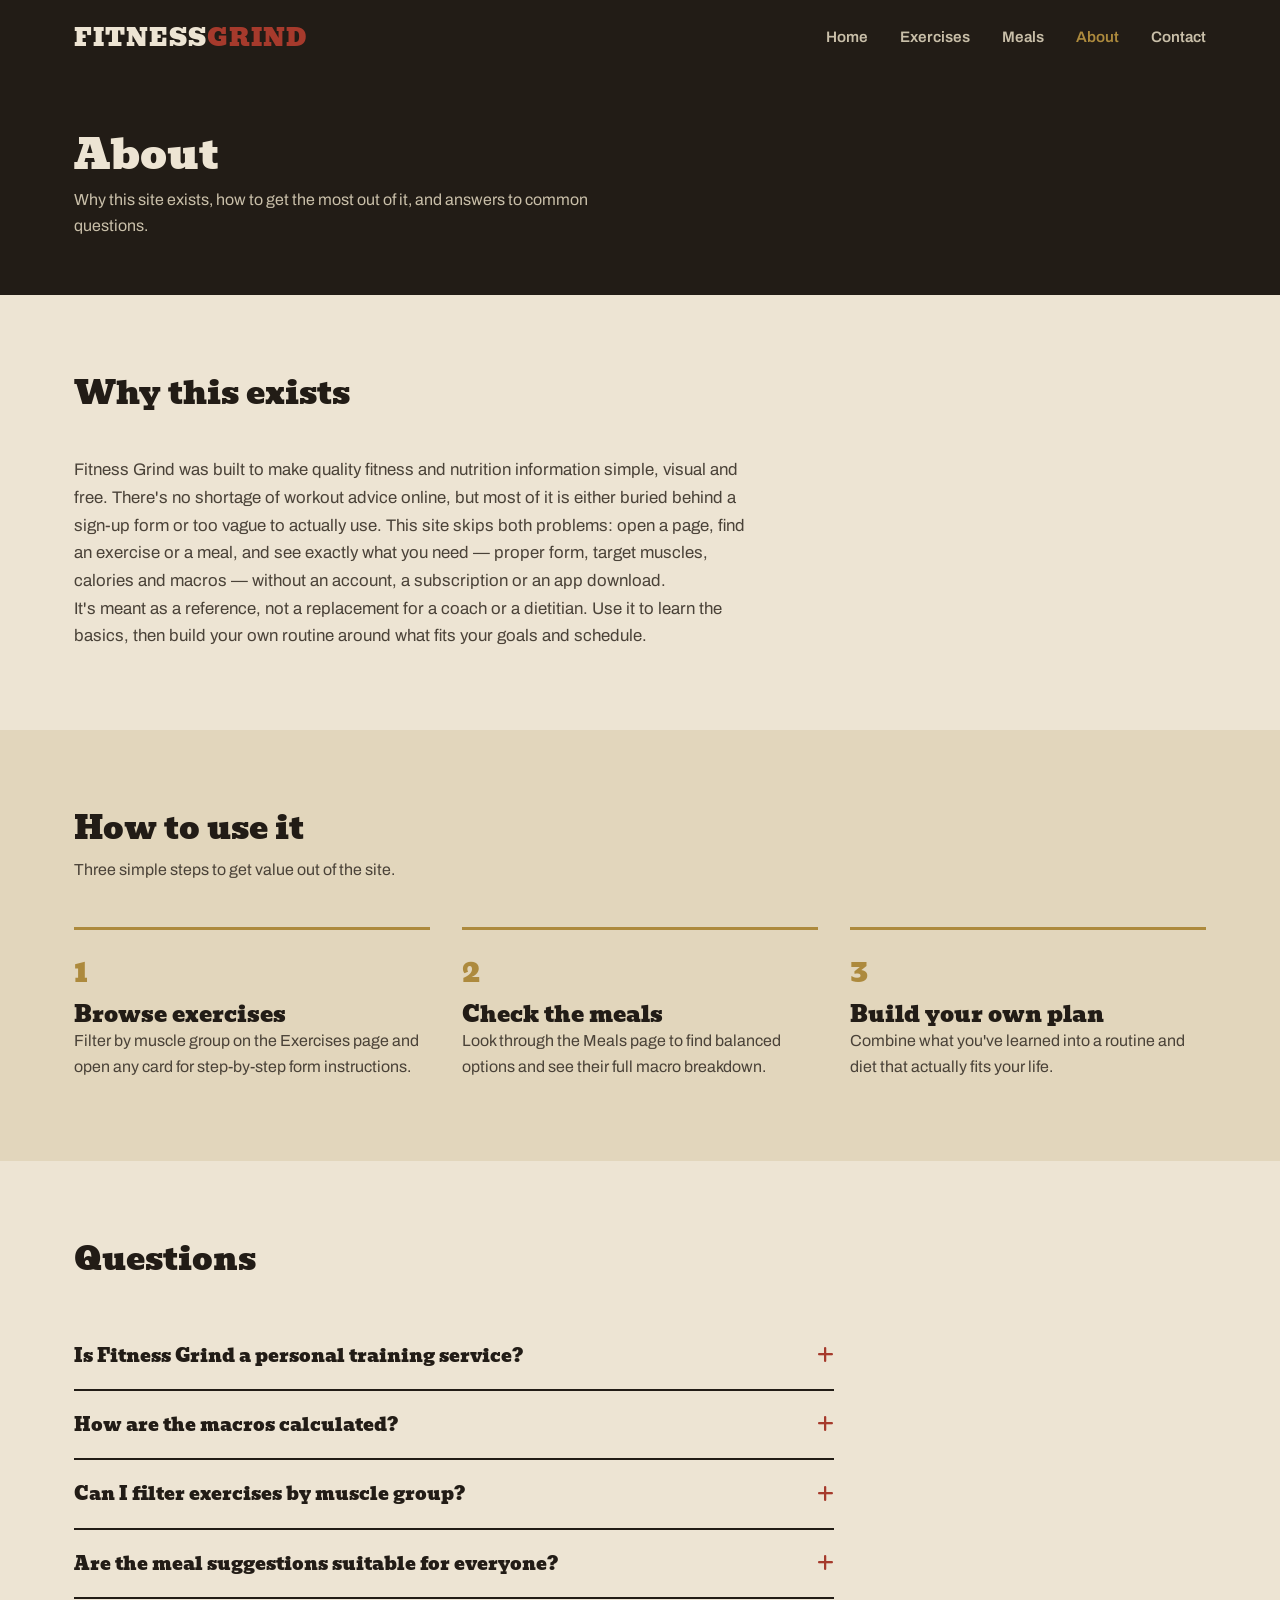
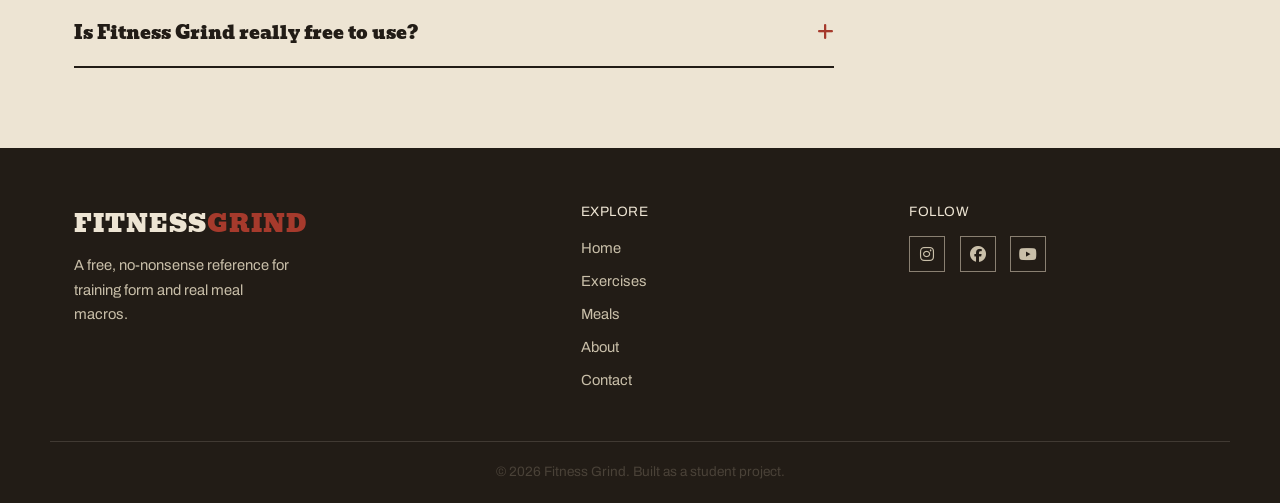
<file: about.html>
<!doctype html>
<html lang="en">
  <head>
    <meta charset="UTF-8" />
    <meta name="viewport" content="width=device-width, initial-scale=1.0" />
    <title>Fitness Grind | About</title>
    <meta
      name="description"
      content="What Fitness Grind is, how to use it, and answers to common questions."
    />

    <link rel="preconnect" href="https://fonts.googleapis.com" />
    <link rel="preconnect" href="https://fonts.gstatic.com" crossorigin />
    <link
      href="https://fonts.googleapis.com/css2?family=Archivo:wght@400;500;600;700;800&family=Bevan&display=swap"
      rel="stylesheet"
    />
    <link
      rel="stylesheet"
      href="https://cdnjs.cloudflare.com/ajax/libs/font-awesome/6.5.1/css/all.min.css"
    />
    <link rel="stylesheet" href="css/style.css" />
  </head>
  <body>
    <!-- ===== Header ===== -->
    <header class="site-header">
      <div class="container header-inner">
        <a href="index.html" class="logo">Fitness<span>Grind</span></a>
        <nav class="main-nav" id="mainNav">
          <ul>
            <li><a href="index.html" class="nav-link">Home</a></li>
            <li><a href="exercises.html" class="nav-link">Exercises</a></li>
            <li><a href="meals.html" class="nav-link">Meals</a></li>
            <li><a href="about.html" class="nav-link active">About</a></li>
            <li><a href="contact.html" class="nav-link">Contact</a></li>
          </ul>
        </nav>
        <button
          class="hamburger"
          id="hamburgerBtn"
          aria-label="Toggle navigation menu"
          aria-expanded="false"
        >
          <span></span><span></span><span></span>
        </button>
      </div>
    </header>
    <div class="nav-overlay" id="navOverlay"></div>

    <!-- ===== Page Banner ===== -->
    <section class="page-banner">
      <div class="container">
        <h1>About</h1>
        <p>
          Why this site exists, how to get the most out of it, and answers to
          common questions.
        </p>
      </div>
    </section>

    <main>
      <!-- Mission -->
      <section>
        <div class="container">
          <div class="section-head">
            <h2>Why this exists</h2>
          </div>
          <p class="mission-text">
            Fitness Grind was built to make quality fitness and nutrition
            information simple, visual and free. There's no shortage of workout
            advice online, but most of it is either buried behind a sign-up form
            or too vague to actually use. This site skips both problems: open a
            page, find an exercise or a meal, and see exactly what you need
            &mdash; proper form, target muscles, calories and macros &mdash;
            without an account, a subscription or an app download.
          </p>
          <p class="mission-text">
            It's meant as a reference, not a replacement for a coach or a
            dietitian. Use it to learn the basics, then build your own routine
            around what fits your goals and schedule.
          </p>
        </div>
      </section>

      <!-- How to use it -->
      <section class="bg-alt">
        <div class="container">
          <div class="section-head">
            <h2>How to use it</h2>
            <p>Three simple steps to get value out of the site.</p>
          </div>
          <div class="steps-grid">
            <div class="step-item">
              <span class="step-number">1</span>
              <h3>Browse exercises</h3>
              <p>
                Filter by muscle group on the Exercises page and open any card
                for step-by-step form instructions.
              </p>
            </div>
            <div class="step-item">
              <span class="step-number">2</span>
              <h3>Check the meals</h3>
              <p>
                Look through the Meals page to find balanced options and see
                their full macro breakdown.
              </p>
            </div>
            <div class="step-item">
              <span class="step-number">3</span>
              <h3>Build your own plan</h3>
              <p>
                Combine what you've learned into a routine and diet that
                actually fits your life.
              </p>
            </div>
          </div>
        </div>
      </section>

      <!-- FAQ -->
      <section>
        <div class="container">
          <div class="section-head">
            <h2>Questions</h2>
          </div>
          <div class="faq-list">
            <div class="faq-item">
              <button class="faq-question">
                <span>Is Fitness Grind a personal training service?</span>
                <i class="fa-solid fa-plus"></i>
              </button>
              <div class="faq-answer">
                <p>
                  No. Fitness Grind is a free educational reference. It's meant
                  to help you learn, not to replace professional coaching or
                  medical advice.
                </p>
              </div>
            </div>

            <div class="faq-item">
              <button class="faq-question">
                <span>How are the macros calculated?</span>
                <i class="fa-solid fa-plus"></i>
              </button>
              <div class="faq-answer">
                <p>
                  Each meal's protein, carbs and fat (in grams) are converted to
                  calories &mdash; 4 calories per gram of protein and carbs, 9
                  per gram of fat &mdash; then shown as a percentage of the
                  meal's total calories in the macro bars.
                </p>
              </div>
            </div>

            <div class="faq-item">
              <button class="faq-question">
                <span>Can I filter exercises by muscle group?</span>
                <i class="fa-solid fa-plus"></i>
              </button>
              <div class="faq-answer">
                <p>
                  Yes. On the Exercises page, use the filter buttons to view
                  exercises for a specific muscle group, or select "All" to see
                  everything at once.
                </p>
              </div>
            </div>

            <div class="faq-item">
              <button class="faq-question">
                <span>Are the meal suggestions suitable for everyone?</span>
                <i class="fa-solid fa-plus"></i>
              </button>
              <div class="faq-answer">
                <p>
                  They're general examples of balanced meals, not tailored
                  advice. If you have specific dietary needs or health
                  conditions, check with a nutritionist or doctor before making
                  changes.
                </p>
              </div>
            </div>

            <div class="faq-item">
              <button class="faq-question">
                <span>Is Fitness Grind really free to use?</span>
                <i class="fa-solid fa-plus"></i>
              </button>
              <div class="faq-answer">
                <p>Yes, completely free, with no sign-up required.</p>
              </div>
            </div>
          </div>
        </div>
      </section>
    </main>

    <!-- ===== Footer ===== -->
    <footer class="site-footer">
      <div class="container footer-inner">
        <div class="footer-brand">
          <a href="index.html" class="logo">Fitness<span>Grind</span></a>
          <p>
            A free, no-nonsense reference for training form and real meal
            macros.
          </p>
        </div>
        <div class="footer-col">
          <h4>Explore</h4>
          <ul>
            <li><a href="index.html">Home</a></li>
            <li><a href="exercises.html">Exercises</a></li>
            <li><a href="meals.html">Meals</a></li>
            <li><a href="about.html">About</a></li>
            <li><a href="contact.html">Contact</a></li>
          </ul>
        </div>
        <div class="footer-col">
          <h4>Follow</h4>
          <div class="social-icons">
            <a href="#" aria-label="Instagram"
              ><i class="fa-brands fa-instagram"></i
            ></a>
            <a href="#" aria-label="Facebook"
              ><i class="fa-brands fa-facebook"></i
            ></a>
            <a href="#" aria-label="YouTube"
              ><i class="fa-brands fa-youtube"></i
            ></a>
          </div>
        </div>
      </div>
      <div class="footer-bottom container">
        <p>&copy; 2026 Fitness Grind. Built as a student project.</p>
      </div>
    </footer>

    <script src="js/script.js"></script>
  </body>
</html>
</file>
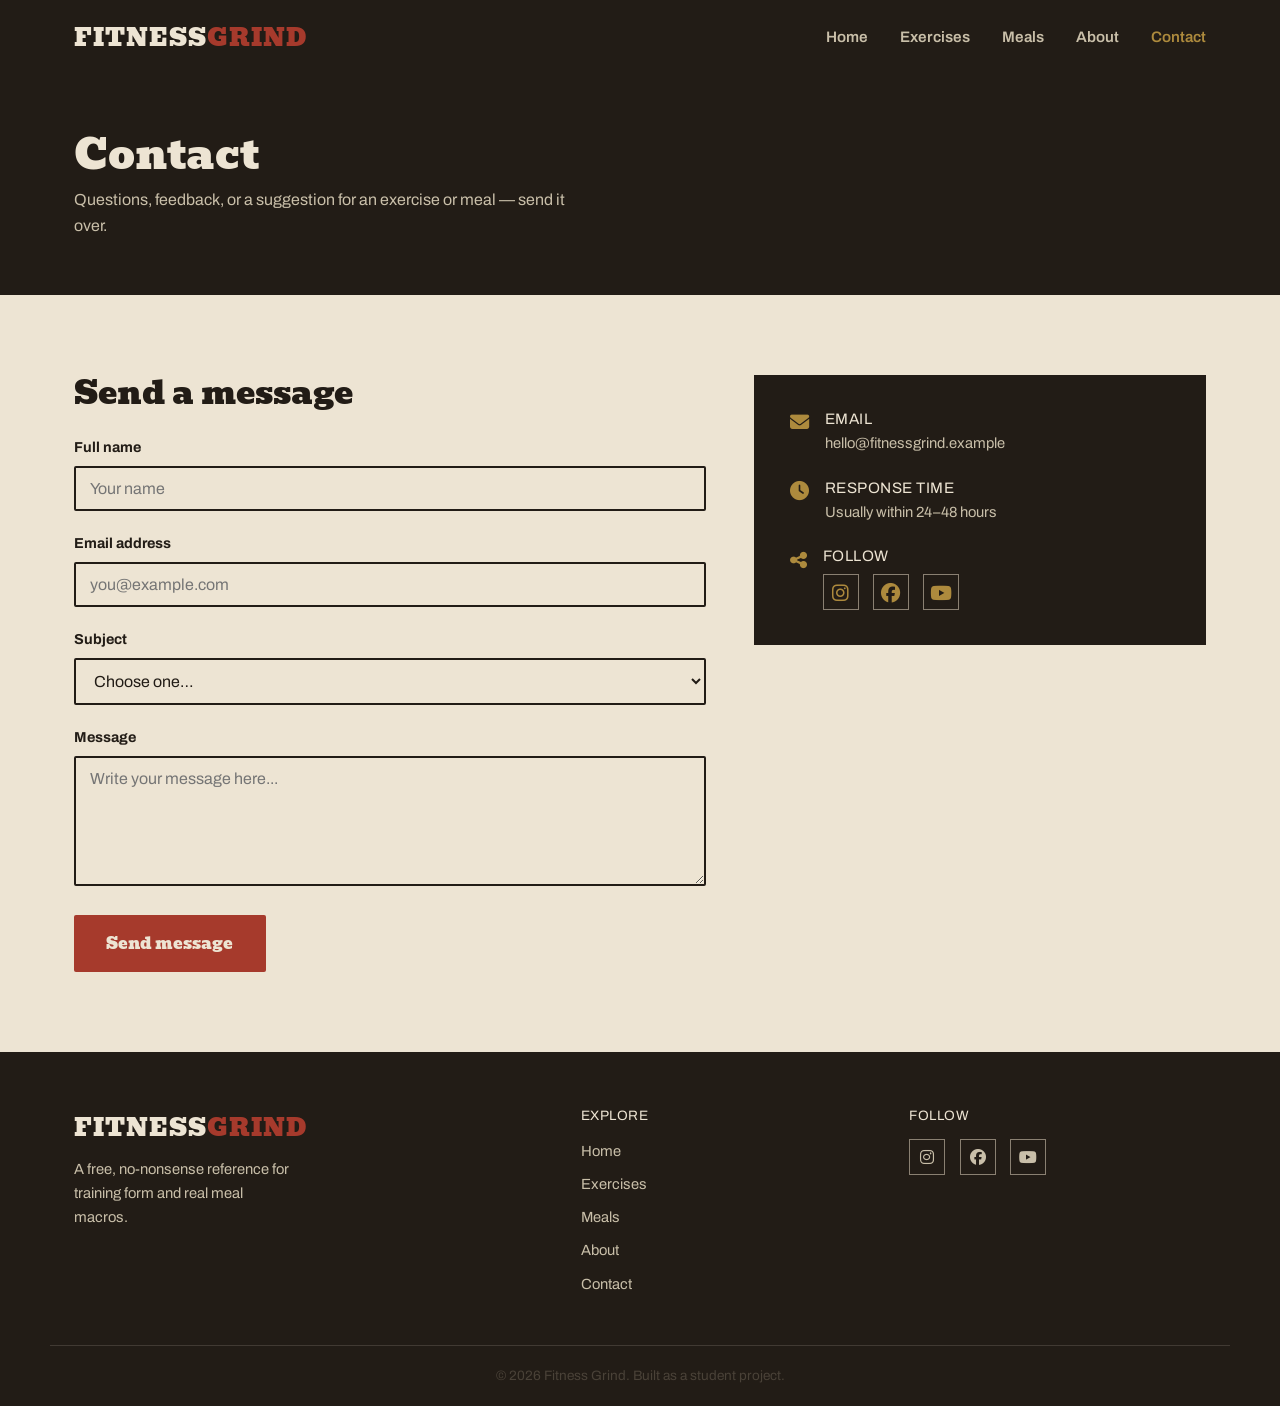
<file: contact.html>
<!doctype html>
<html lang="en">
  <head>
    <meta charset="UTF-8" />
    <meta name="viewport" content="width=device-width, initial-scale=1.0" />
    <title>Fitness Grind | Contact</title>
    <meta
      name="description"
      content="Get in touch with Fitness Grind or suggest an exercise or meal."
    />

    <link rel="preconnect" href="https://fonts.googleapis.com" />
    <link rel="preconnect" href="https://fonts.gstatic.com" crossorigin />
    <link
      href="https://fonts.googleapis.com/css2?family=Archivo:wght@400;500;600;700;800&family=Bevan&display=swap"
      rel="stylesheet"
    />
    <link
      rel="stylesheet"
      href="https://cdnjs.cloudflare.com/ajax/libs/font-awesome/6.5.1/css/all.min.css"
    />
    <link rel="stylesheet" href="css/style.css" />
  </head>
  <body>
    <!-- ===== Header ===== -->
    <header class="site-header">
      <div class="container header-inner">
        <a href="index.html" class="logo">Fitness<span>Grind</span></a>
        <nav class="main-nav" id="mainNav">
          <ul>
            <li><a href="index.html" class="nav-link">Home</a></li>
            <li><a href="exercises.html" class="nav-link">Exercises</a></li>
            <li><a href="meals.html" class="nav-link">Meals</a></li>
            <li><a href="about.html" class="nav-link">About</a></li>
            <li><a href="contact.html" class="nav-link active">Contact</a></li>
          </ul>
        </nav>
        <button
          class="hamburger"
          id="hamburgerBtn"
          aria-label="Toggle navigation menu"
          aria-expanded="false"
        >
          <span></span><span></span><span></span>
        </button>
      </div>
    </header>
    <div class="nav-overlay" id="navOverlay"></div>

    <!-- ===== Page Banner ===== -->
    <section class="page-banner">
      <div class="container">
        <h1>Contact</h1>
        <p>
          Questions, feedback, or a suggestion for an exercise or meal &mdash;
          send it over.
        </p>
      </div>
    </section>

    <main>
      <section>
        <div class="container contact-grid">
          <!-- Contact form -->
          <div>
            <h2 style="margin-bottom: 1.5rem">Send a message</h2>

            <div class="form-success" id="formSuccess">
              Thanks &mdash; your message has been sent.
            </div>

            <form id="contactForm" novalidate>
              <div class="form-group">
                <label for="name">Full name</label>
                <input
                  type="text"
                  id="name"
                  name="name"
                  placeholder="Your name"
                />
                <p class="error-message"></p>
              </div>

              <div class="form-group">
                <label for="email">Email address</label>
                <input
                  type="email"
                  id="email"
                  name="email"
                  placeholder="you@example.com"
                />
                <p class="error-message"></p>
              </div>

              <div class="form-group">
                <label for="subject">Subject</label>
                <select id="subject" name="subject">
                  <option value="">Choose one&hellip;</option>
                  <option value="general">General inquiry</option>
                  <option value="exercise">Suggest an exercise</option>
                  <option value="meal">Suggest a meal</option>
                  <option value="feedback">Feedback</option>
                </select>
                <p class="error-message"></p>
              </div>

              <div class="form-group">
                <label for="message">Message</label>
                <textarea
                  id="message"
                  name="message"
                  placeholder="Write your message here..."
                ></textarea>
                <p class="error-message"></p>
              </div>

              <button type="submit" class="btn btn-primary">
                Send message
              </button>
            </form>
          </div>

          <!-- Contact info -->
          <aside class="contact-info">
            <div class="info-item">
              <i class="fa-solid fa-envelope"></i>
              <div>
                <h4>Email</h4>
                <p>hello@fitnessgrind.example</p>
              </div>
            </div>
            <div class="info-item">
              <i class="fa-solid fa-clock"></i>
              <div>
                <h4>Response time</h4>
                <p>Usually within 24&ndash;48 hours</p>
              </div>
            </div>
            <div class="info-item">
              <i class="fa-solid fa-share-nodes"></i>
              <div>
                <h4>Follow</h4>
                <div class="social-icons" style="margin-top: 0.5rem">
                  <a href="#" aria-label="Instagram"
                    ><i class="fa-brands fa-instagram"></i
                  ></a>
                  <a href="#" aria-label="Facebook"
                    ><i class="fa-brands fa-facebook"></i
                  ></a>
                  <a href="#" aria-label="YouTube"
                    ><i class="fa-brands fa-youtube"></i
                  ></a>
                </div>
              </div>
            </div>
          </aside>
        </div>
      </section>
    </main>

    <!-- ===== Footer ===== -->
    <footer class="site-footer">
      <div class="container footer-inner">
        <div class="footer-brand">
          <a href="index.html" class="logo">Fitness<span>Grind</span></a>
          <p>
            A free, no-nonsense reference for training form and real meal
            macros.
          </p>
        </div>
        <div class="footer-col">
          <h4>Explore</h4>
          <ul>
            <li><a href="index.html">Home</a></li>
            <li><a href="exercises.html">Exercises</a></li>
            <li><a href="meals.html">Meals</a></li>
            <li><a href="about.html">About</a></li>
            <li><a href="contact.html">Contact</a></li>
          </ul>
        </div>
        <div class="footer-col">
          <h4>Follow</h4>
          <div class="social-icons">
            <a href="#" aria-label="Instagram"
              ><i class="fa-brands fa-instagram"></i
            ></a>
            <a href="#" aria-label="Facebook"
              ><i class="fa-brands fa-facebook"></i
            ></a>
            <a href="#" aria-label="YouTube"
              ><i class="fa-brands fa-youtube"></i
            ></a>
          </div>
        </div>
      </div>
      <div class="footer-bottom container">
        <p>&copy; 2026 Fitness Grind. Built as a student project.</p>
      </div>
    </footer>

    <script src="js/script.js"></script>
  </body>
</html>
</file>
<file: css/style.css>
/* =========================================================
   FITNESS GRIND — MAIN STYLESHEET
   Theme: vintage training-manual / stamped index-card
   Palette: aged paper + ink + rust + brass
   ========================================================= */

/* ---------- Design tokens ---------- */
:root {
  /* Colors */
  --paper: #EDE4D3;       /* main background - aged paper */
  --paper-dim: #E2D6BC;   /* slightly darker paper, for alternating sections */
  --ink: #221C16;         /* near-black warm ink - text, dark sections */
  --ink-soft: #4A4238;    /* softer ink for secondary text on light bg */
  --rust: #A63A2C;        /* primary accent - CTAs, emphasis */
  --rust-dark: #832D22;   /* hover state for rust */
  --brass: #AD8A3D;       /* secondary accent - numbers, dividers, nav highlight */
  --stone: #8A8072;       /* muted neutral - borders, quiet text */
  --stone-light: #C9BFA9; /* light borders on paper */
  --success: #3E6B4A;
  --error: #A63A2C;

  /* Macro chart colors (kept distinct from brand accents for clarity) */
  --macro-protein: #A63A2C;
  --macro-carbs: #3E6B8A;
  --macro-fat: #AD8A3D;

  /* Type */
  --font-display: 'Bevan', serif;
  --font-body: 'Archivo', sans-serif;

  /* Layout */
  --container: 1180px;
  --radius: 2px;
  --transition: 0.25s ease;
}

/* ---------- Reset ---------- */
* { margin: 0; padding: 0; box-sizing: border-box; }

html { scroll-behavior: smooth; }

body {
  font-family: var(--font-body);
  background: var(--paper);
  color: var(--ink);
  line-height: 1.65;
  overflow-x: hidden;
}

img { max-width: 100%; display: block; }
a { text-decoration: none; color: inherit; }
ul { list-style: none; }
button { font-family: inherit; cursor: pointer; border: none; background: none; }
input, textarea, select { font-family: inherit; font-size: 1rem; }
table { border-collapse: collapse; width: 100%; }

/* ---------- Typography ---------- */
h1, h2, h3, h4 {
  font-family: var(--font-display);
  line-height: 1.15;
  color: var(--ink);
  font-weight: 400; /* Bevan only ships one weight */
}

h1 { font-size: 2.6rem; }
h2 { font-size: 2rem; }
h3 { font-size: 1.35rem; }
h4 { font-size: 1rem; }

p { color: var(--ink-soft); }

/* ---------- Layout utilities ---------- */
.container {
  max-width: var(--container);
  margin: 0 auto;
  padding: 0 1.5rem;
}

section { padding: 5rem 0; }

.section-head {
  margin-bottom: 2.75rem;
  max-width: 640px;
}
.section-head h2 { margin-bottom: 0.6rem; }
.section-head p { font-size: 1rem; }

.bg-alt { background: var(--paper-dim); }
.bg-ink { background: var(--ink); color: var(--paper); }
.bg-ink p, .bg-ink h2, .bg-ink h3 { color: var(--paper); }

/* ---------- Buttons ---------- */
.btn {
  display: inline-block;
  padding: 0.85rem 1.9rem;
  font-family: var(--font-display);
  font-size: 1rem;
  border-radius: var(--radius);
  border: 2px solid transparent;
  transition: background var(--transition), color var(--transition), border-color var(--transition);
}
.btn-primary { background: var(--rust); color: var(--paper); }
.btn-primary:hover { background: var(--rust-dark); }

.btn-outline-dark { border-color: var(--ink); color: var(--ink); }
.btn-outline-dark:hover { background: var(--ink); color: var(--paper); }

.btn-outline-light { border-color: var(--paper); color: var(--paper); }
.btn-outline-light:hover { background: var(--paper); color: var(--ink); }

/* =========================================================
   HEADER + NAVIGATION
   ========================================================= */
.site-header {
  position: sticky;
  top: 0;
  z-index: 1000;
  background: var(--ink);
}

.header-inner {
  display: flex;
  align-items: center;
  justify-content: space-between;
  padding: 1.1rem 1.5rem;
}

.logo {
  font-family: var(--font-display);
  text-transform: uppercase;
  letter-spacing: 1px;
  font-size: 1.5rem;
  color: var(--paper);
}
.logo span { color: var(--rust); }

.main-nav ul { display: flex; gap: 2rem; }

.nav-link {
  font-weight: 600;
  font-size: 0.95rem;
  color: var(--stone-light);
  padding: 0.3rem 0;
  transition: color var(--transition);
}
.nav-link:hover,
.nav-link.active { color: var(--brass); }

/* Hamburger (hidden on desktop) */
.hamburger {
  display: none;
  flex-direction: column;
  gap: 5px;
  width: 28px;
  z-index: 1100;
}
.hamburger span {
  display: block;
  height: 3px;
  background: var(--paper);
  transition: transform var(--transition), opacity var(--transition);
}
.hamburger.active span:nth-child(1) { transform: translateY(8px) rotate(45deg); }
.hamburger.active span:nth-child(2) { opacity: 0; }
.hamburger.active span:nth-child(3) { transform: translateY(-8px) rotate(-45deg); }

.nav-overlay {
  display: none;
  position: fixed;
  inset: 0;
  background: rgba(0,0,0,0.45);
  z-index: 999;
}
.nav-overlay.active { display: block; }

/* =========================================================
   HERO (asymmetric, editorial — no stock photo)
   ========================================================= */
.hero { padding: 4.5rem 0; }

.hero-grid {
  display: grid;
  grid-template-columns: 1.5fr 1fr;
  gap: 3rem;
  align-items: start;
}

.hero-heading {
  font-size: 3.1rem;
  margin-bottom: 1.3rem;
}
.hero-heading .line-accent { color: var(--rust); }

.hero-lede {
  font-size: 1.05rem;
  max-width: 46ch;
  margin-bottom: 1.8rem;
}

.hero-actions { display: flex; gap: 1rem; flex-wrap: wrap; }

/* "What's inside" index card */
.hero-index {
  border: 2px solid var(--ink);
  padding: 1.6rem 1.8rem;
  background: var(--paper);
}
.hero-index h4 {
  text-transform: uppercase;
  letter-spacing: 0.5px;
  font-size: 0.8rem;
  font-family: var(--font-body);
  font-weight: 700;
  color: var(--stone);
  margin-bottom: 1rem;
}
.hero-index ul li {
  display: flex;
  align-items: center;
  gap: 0.6rem;
  padding: 0.5rem 0;
  border-bottom: 1px solid var(--stone-light);
  font-weight: 600;
}
.hero-index ul li:last-child { border-bottom: none; }
.hero-index ul li::before {
  content: '';
  width: 7px;
  height: 7px;
  background: var(--brass);
  flex-shrink: 0;
}

/* =========================================================
   STATS LEDGER STRIP
   ========================================================= */
.stats-strip { padding: 3.5rem 0; }
.stats-grid {
  display: grid;
  grid-template-columns: repeat(4, 1fr);
}
.stat-box {
  text-align: center;
  padding: 0 1rem;
  border-left: 1px solid rgba(237,228,211,0.25);
}
.stat-box:first-child { border-left: none; }
.stat-number {
  display: block;
  font-family: var(--font-display);
  font-size: 2.6rem;
  color: var(--brass);
}
.stat-label {
  font-size: 0.9rem;
  color: var(--stone-light);
  margin-top: 0.2rem;
}

/* =========================================================
   VALUE PANEL (3-column, flat — no icon circles/hover lift)
   ========================================================= */
.value-grid {
  display: grid;
  grid-template-columns: repeat(3, 1fr);
}
.value-item {
  padding: 0 1.8rem;
  border-left: 1px solid var(--stone-light);
  border-top: 3px solid var(--rust);
  padding-top: 1.2rem;
}
.value-item:first-child { border-left: none; }
.value-item i { font-size: 1.5rem; color: var(--ink); margin-bottom: 0.8rem; display: block; }
.value-item h3 { margin-bottom: 0.5rem; }
.value-item p { font-size: 0.95rem; margin: 0; }

/* =========================================================
   CARD GRID (exercises / meals / featured previews)
   ========================================================= */
.card-grid {
  display: grid;
  grid-template-columns: repeat(auto-fit, minmax(270px, 1fr));
  gap: 1.8rem;
}

.card {
  position: relative;
  background: var(--paper);
  border: 2px solid var(--ink);
  display: flex;
  flex-direction: column;
}

.card-image { position: relative; height: 190px; overflow: hidden; border-bottom: 2px solid var(--ink); }
.card-image img { width: 100%; height: 100%; object-fit: cover; }

/* Rubber-stamp style category tag */
.card-stamp {
  position: absolute;
  top: 10px;
  right: -6px;
  background: var(--paper);
  border: 2px solid var(--rust);
  color: var(--rust);
  font-family: var(--font-body);
  font-weight: 800;
  font-size: 0.7rem;
  text-transform: uppercase;
  letter-spacing: 0.5px;
  padding: 0.25rem 0.6rem;
  transform: rotate(-6deg);
}

.card-body { padding: 1.3rem; display: flex; flex-direction: column; flex: 1; }
.card-title { margin-bottom: 0.4rem; }
.card-text { font-size: 0.92rem; margin-bottom: 0.6rem; }
.card-meta { font-family: var(--font-display); color: var(--rust); font-size: 1.3rem; }

/* Difficulty dots */
.difficulty {
  display: flex;
  align-items: center;
  gap: 4px;
  margin-bottom: 0.6rem;
  font-size: 0.8rem;
  color: var(--stone);
  font-weight: 600;
}
.difficulty .dot {
  width: 7px; height: 7px; border-radius: 50%;
  background: var(--stone-light);
  display: inline-block;
}
.difficulty .dot.filled { background: var(--ink); }

/* Expand / collapse toggle */
.details-toggle {
  margin-top: auto;
  padding-top: 0.9rem;
  border-top: 1px solid var(--stone-light);
  display: flex;
  align-items: center;
  justify-content: space-between;
  font-weight: 700;
  font-size: 0.88rem;
  color: var(--rust);
}
.details-toggle i { transition: transform var(--transition); }
.card.expanded .details-toggle i { transform: rotate(180deg); }

.card-details {
  max-height: 0;
  overflow: hidden;
  transition: max-height 0.4s ease;
}
.card.expanded .card-details { max-height: 640px; margin-top: 0.9rem; }

.card-details h4 {
  font-family: var(--font-body);
  font-size: 0.78rem;
  text-transform: uppercase;
  letter-spacing: 0.5px;
  color: var(--stone);
  margin-top: 0.9rem;
  margin-bottom: 0.3rem;
}
.card-details h4:first-child { margin-top: 0; }
.card-details ol, .card-details ul.plain { padding-left: 1.15rem; font-size: 0.9rem; color: var(--ink-soft); }
.card-details li { margin-bottom: 0.3rem; }
.card-details p { font-size: 0.9rem; margin-bottom: 0; }

/* =========================================================
   FILTER BAR
   ========================================================= */
.filter-bar {
  display: flex;
  flex-wrap: wrap;
  gap: 0.7rem;
  margin-bottom: 2.5rem;
}
.filter-btn {
  padding: 0.55rem 1.2rem;
  border: 2px solid var(--ink);
  color: var(--ink);
  font-weight: 700;
  font-size: 0.88rem;
}
.filter-btn.active { background: var(--ink); color: var(--paper); }
.card.hidden { display: none; }

/* =========================================================
   MACRO BARS
   ========================================================= */
.macro-bars { margin-top: 0.2rem; }
.macro-bar { margin-bottom: 0.85rem; }
.macro-bar-label {
  display: flex; justify-content: space-between;
  font-size: 0.82rem; font-weight: 700; margin-bottom: 0.3rem;
}
.macro-bar-track { height: 8px; background: var(--stone-light); }
.macro-bar-fill { height: 100%; width: 0; transition: width 1s ease; }
.macro-bar-fill.protein { background: var(--macro-protein); }
.macro-bar-fill.carbs { background: var(--macro-carbs); }
.macro-bar-fill.fat { background: var(--macro-fat); }

/* =========================================================
   QUICK-REFERENCE TABLE (Meals page)
   ========================================================= */
.table-wrap { overflow-x: auto; margin-bottom: 4rem; border: 2px solid var(--ink); }
.ref-table { min-width: 640px; }
.ref-table th, .ref-table td {
  text-align: left;
  padding: 0.8rem 1rem;
  border-bottom: 1px solid var(--stone-light);
  font-size: 0.92rem;
}
.ref-table thead th {
  background: var(--ink);
  color: var(--paper);
  font-family: var(--font-body);
  font-weight: 700;
  text-transform: uppercase;
  font-size: 0.78rem;
  letter-spacing: 0.5px;
}
.ref-table tbody tr:last-child td { border-bottom: none; }
.ref-table tbody tr:nth-child(even) { background: var(--paper-dim); }

/* =========================================================
   PAGE BANNER (Exercises / Meals / About / Contact)
   ========================================================= */
.page-banner {
  background: var(--ink);
  color: var(--paper);
  padding: 3.5rem 0;
}
.page-banner h1 { color: var(--paper); margin-bottom: 0.5rem; }
.page-banner p { color: var(--stone-light); max-width: 520px; margin: 0; }

/* =========================================================
   ABOUT PAGE
   ========================================================= */
.mission-text { max-width: 68ch; font-size: 1.05rem; }

.steps-grid {
  display: grid;
  grid-template-columns: repeat(3, 1fr);
  gap: 2rem;
}
.step-item { border-top: 3px solid var(--brass); padding-top: 1.2rem; }
.step-number {
  font-family: var(--font-display);
  font-size: 1.8rem;
  color: var(--brass);
  display: block;
  margin-bottom: 0.4rem;
}

.faq-list { max-width: 760px; }
.faq-item { border-bottom: 2px solid var(--ink); }
.faq-question {
  width: 100%;
  display: flex;
  justify-content: space-between;
  align-items: center;
  gap: 1rem;
  padding: 1.2rem 0;
  text-align: left;
  font-family: var(--font-display);
  font-size: 1.15rem;
  color: var(--ink);
}
.faq-question i { color: var(--rust); flex-shrink: 0; transition: transform var(--transition); }
.faq-item.active .faq-question i { transform: rotate(45deg); }
.faq-answer { max-height: 0; overflow: hidden; transition: max-height 0.35s ease; }
.faq-item.active .faq-answer { max-height: 240px; padding-bottom: 1.2rem; }
.faq-answer p { font-size: 0.95rem; margin: 0; max-width: 65ch; }

/* =========================================================
   CONTACT PAGE
   ========================================================= */
.contact-grid {
  display: grid;
  grid-template-columns: 1.4fr 1fr;
  gap: 3rem;
  align-items: start;
}

.form-success {
  display: none;
  background: #DCE9DF;
  color: var(--success);
  border: 2px solid var(--success);
  padding: 0.9rem 1.1rem;
  margin-bottom: 1.4rem;
  font-weight: 600;
  font-size: 0.92rem;
}
.form-success.show { display: block; }

.form-group { margin-bottom: 1.3rem; }
.form-group label {
  display: block;
  font-weight: 700;
  font-size: 0.9rem;
  margin-bottom: 0.4rem;
}
.form-group input,
.form-group select,
.form-group textarea {
  width: 100%;
  padding: 0.75rem 0.9rem;
  border: 2px solid var(--ink);
  background: var(--paper);
  color: var(--ink);
  border-radius: var(--radius);
}
.form-group input:focus,
.form-group select:focus,
.form-group textarea:focus { outline: 2px solid var(--brass); outline-offset: 1px; }
.form-group textarea { resize: vertical; min-height: 130px; }

.error-message { display: none; color: var(--error); font-size: 0.82rem; margin-top: 0.35rem; }
.form-group.error input,
.form-group.error select,
.form-group.error textarea { border-color: var(--error); }
.form-group.error .error-message { display: block; }

.contact-info {
  background: var(--ink);
  color: var(--paper);
  padding: 2.2rem;
}
.info-item { display: flex; gap: 1rem; margin-bottom: 1.5rem; }
.info-item:last-child { margin-bottom: 0; }
.info-item i { color: var(--brass); font-size: 1.2rem; margin-top: 0.15rem; }
.info-item h4 { color: var(--paper); margin-bottom: 0.2rem; font-family: var(--font-body); font-size: 0.95rem; text-transform: uppercase; letter-spacing: 0.5px; }
.info-item p { color: var(--stone-light); font-size: 0.92rem; margin: 0; }

/* =========================================================
   FOOTER
   ========================================================= */
.site-footer { background: var(--ink); color: var(--stone-light); padding: 3.5rem 0 0; }
.footer-inner {
  display: grid;
  grid-template-columns: 1.6fr 1fr 1fr;
  gap: 2rem;
  padding-bottom: 2.5rem;
}
.footer-brand .logo { display: inline-block; margin-bottom: 0.6rem; }
.footer-brand p { color: var(--stone-light); font-size: 0.92rem; max-width: 28ch; }
.footer-col h4 { color: var(--paper); font-family: var(--font-body); font-size: 0.85rem; text-transform: uppercase; letter-spacing: 0.5px; margin-bottom: 1rem; }
.footer-col ul li { margin-bottom: 0.55rem; font-size: 0.92rem; }
.footer-col a:hover { color: var(--brass); }
.social-icons { display: flex; gap: 0.9rem; }
.social-icons a {
  width: 36px; height: 36px;
  border: 1px solid var(--stone);
  display: flex; align-items: center; justify-content: center;
  transition: border-color var(--transition), color var(--transition);
}
.social-icons a:hover { border-color: var(--brass); color: var(--brass); }
.footer-bottom {
  text-align: center;
  padding: 1.2rem 0;
  border-top: 1px solid rgba(237,228,211,0.15);
  font-size: 0.85rem;
}

/* =========================================================
   RESPONSIVE
   ========================================================= */
@media (max-width: 992px) {
  .hero-grid { grid-template-columns: 1fr; }
  .stats-grid { grid-template-columns: repeat(2, 1fr); row-gap: 2rem; }
  .stat-box:nth-child(3) { border-left: none; }
  .value-grid { grid-template-columns: 1fr; row-gap: 2rem; }
  .value-item { border-left: none; padding-left: 0; }
  .steps-grid { grid-template-columns: repeat(3, 1fr); }
  .footer-inner { grid-template-columns: 1fr 1fr; }
}

@media (max-width: 768px) {
  .main-nav {
    position: fixed;
    top: 0; right: -100%;
    width: 72%; max-width: 300px; height: 100vh;
    background: var(--ink);
    padding: 6rem 2rem;
    transition: right var(--transition);
  }
  .main-nav.active { right: 0; }
  .main-nav ul { flex-direction: column; gap: 1.4rem; }
  .hamburger { display: flex; }

  .hero-heading { font-size: 2.3rem; }
  .contact-grid { grid-template-columns: 1fr; }
  .steps-grid { grid-template-columns: 1fr; }
  .footer-inner { grid-template-columns: 1fr; text-align: center; }
  .footer-brand p { margin: 0 auto; }
  .social-icons { justify-content: center; }
  .info-item { text-align: left; }
}

@media (max-width: 480px) {
  h1 { font-size: 2.1rem; }
  .hero-heading { font-size: 2rem; }
  .stats-grid { grid-template-columns: repeat(2, 1fr); }
  .hero-actions { flex-direction: column; }
  .hero-actions .btn { text-align: center; }
}
</file>
